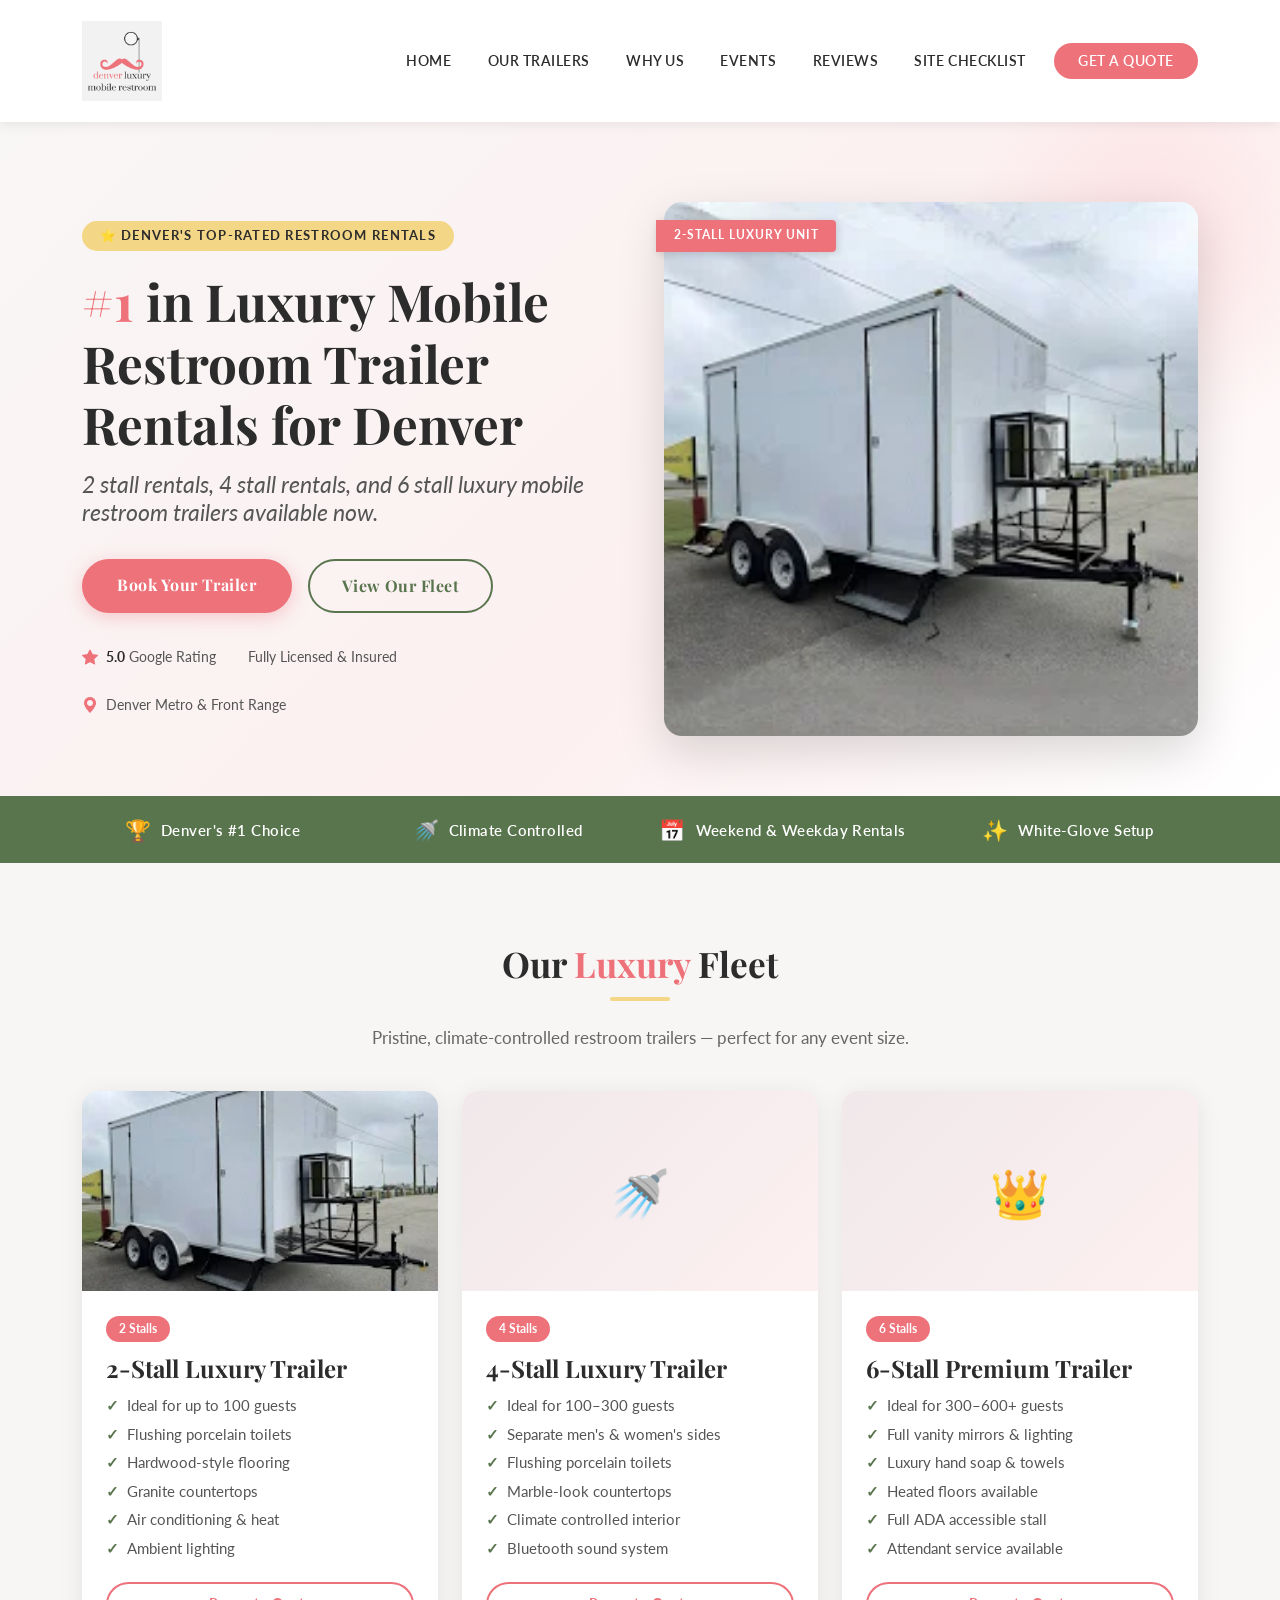
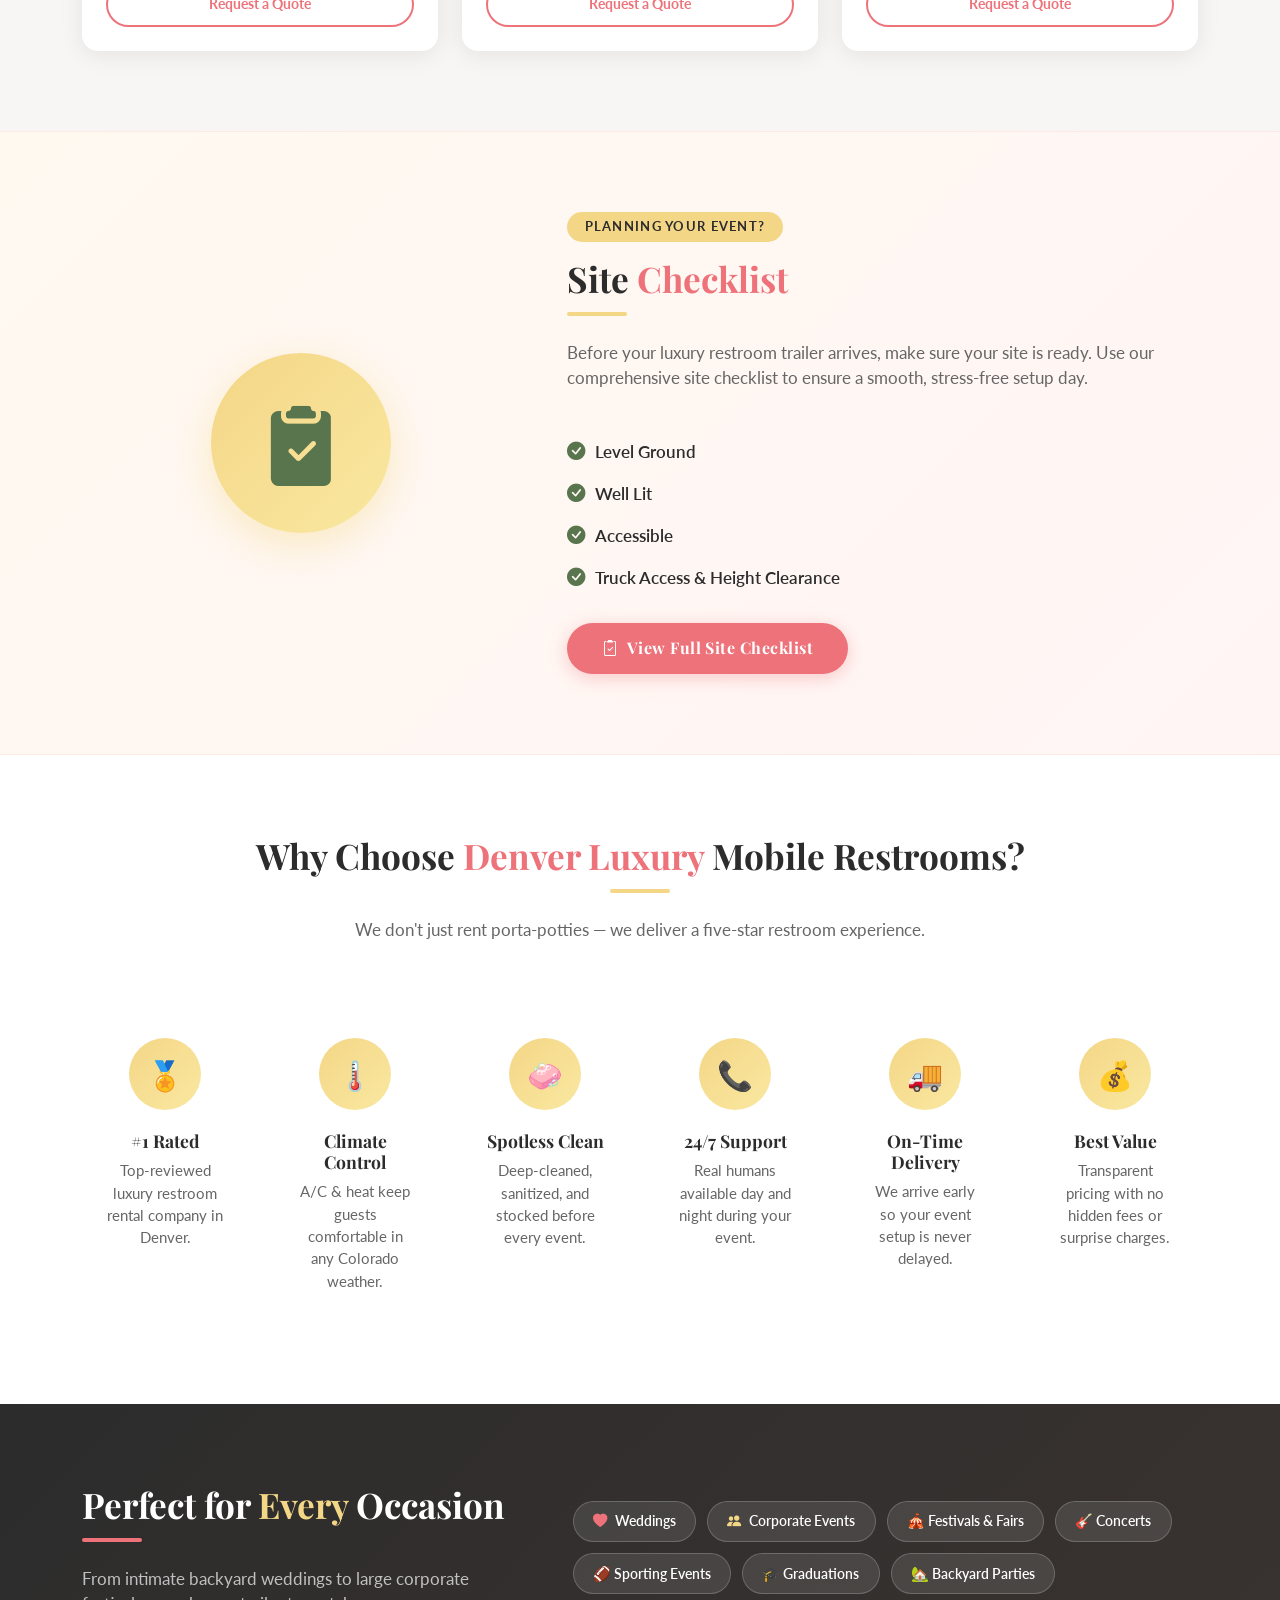
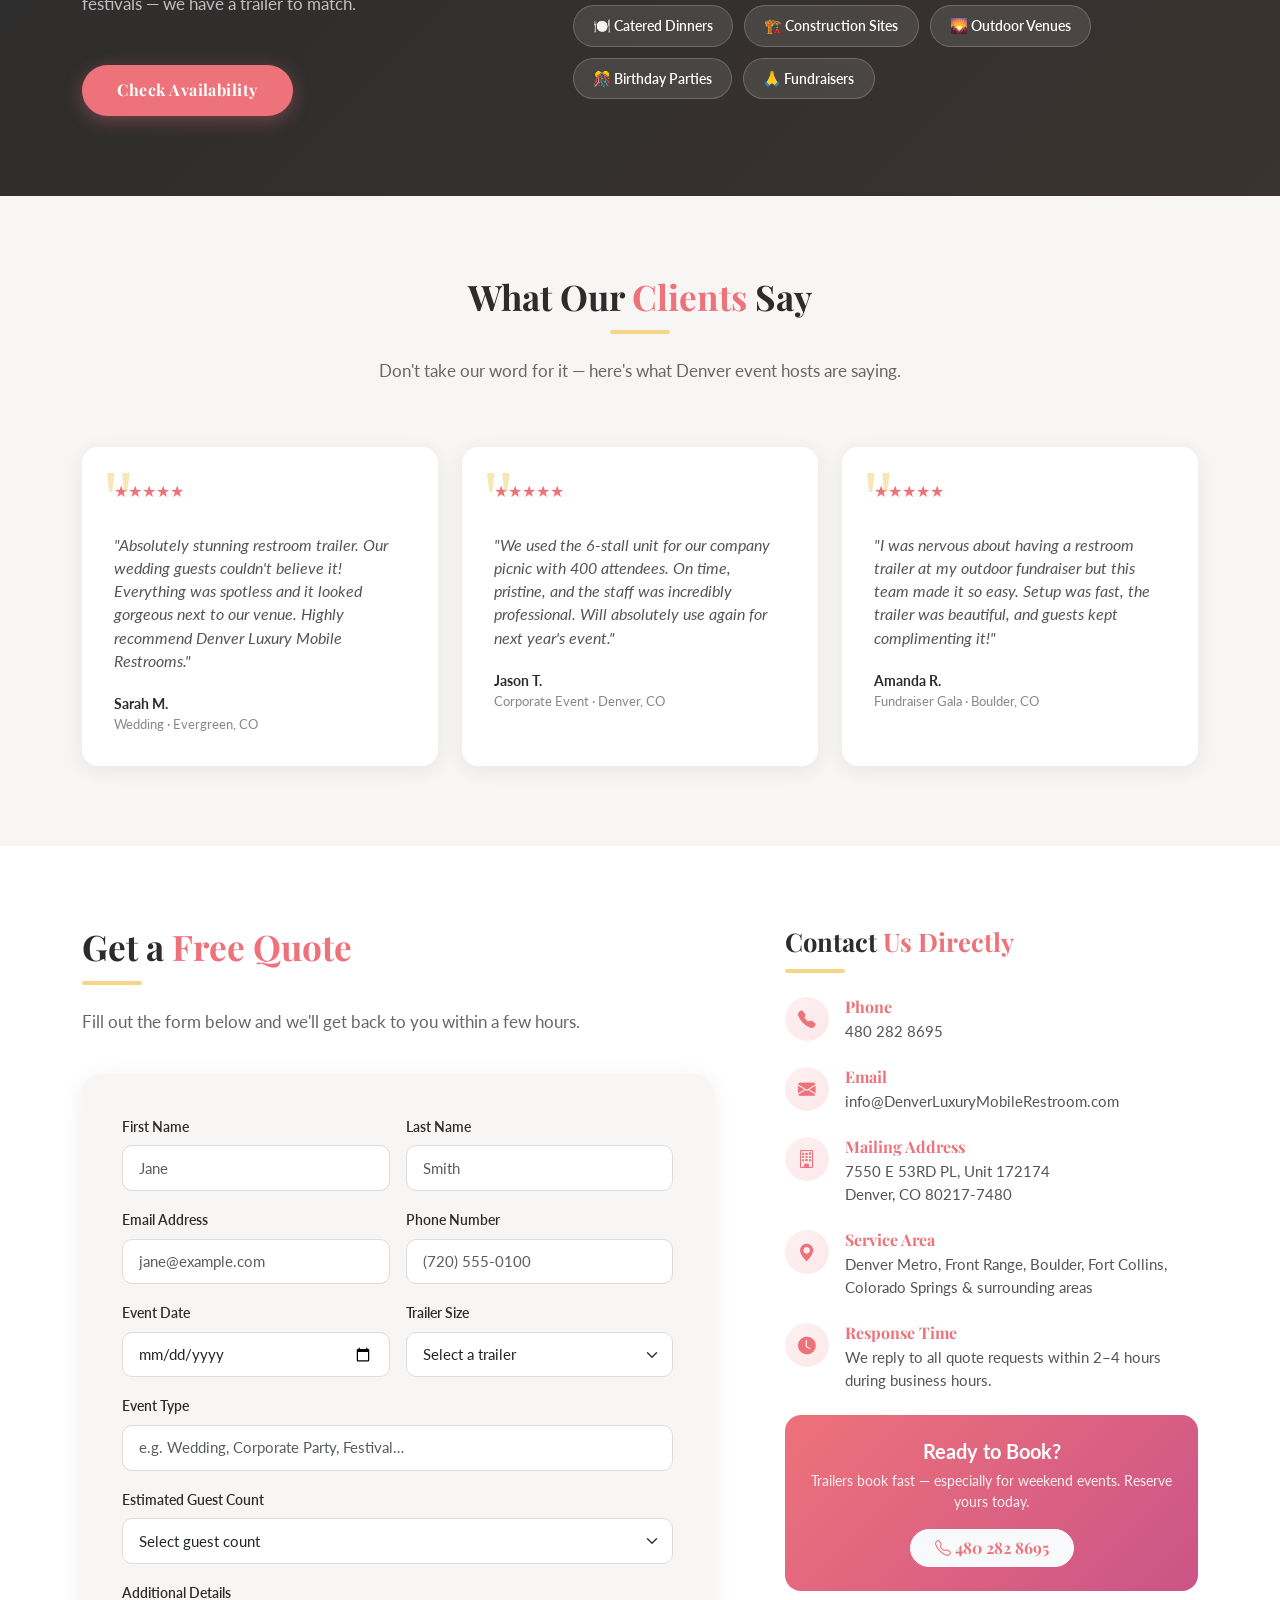
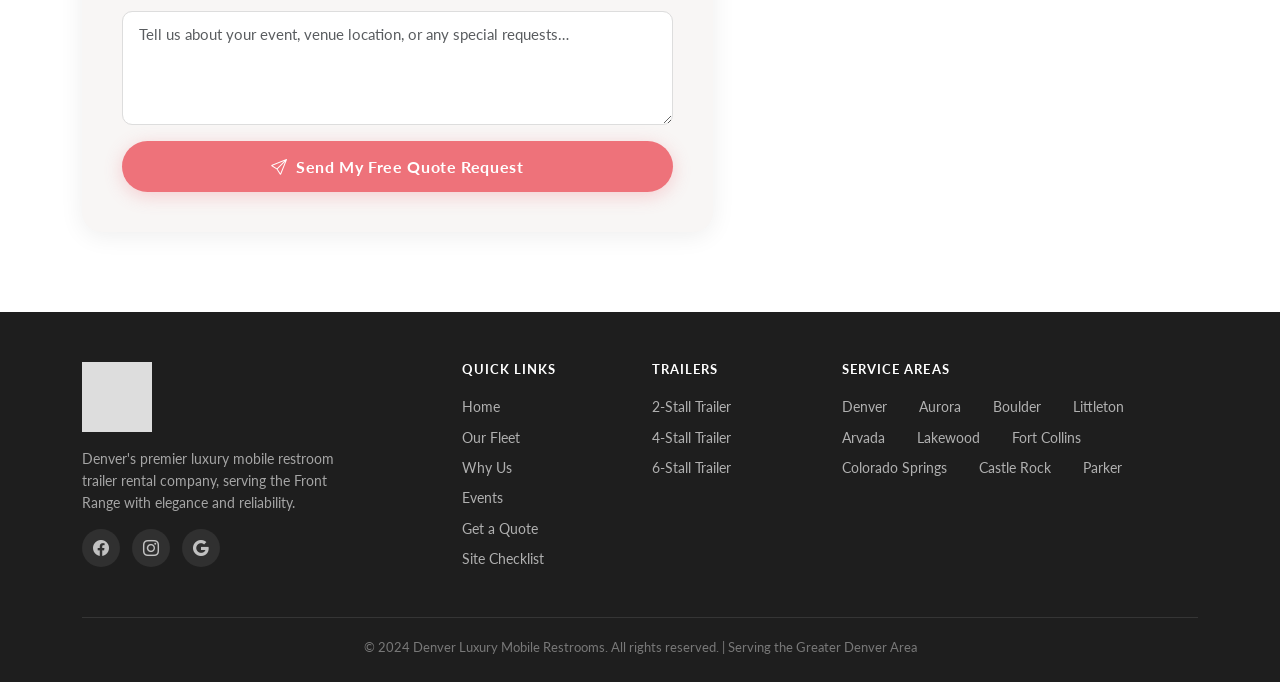
<file: index.html>
<!DOCTYPE html>
<html lang="en">
<head>
  <meta charset="UTF-8" />
  <meta name="viewport" content="width=device-width, initial-scale=1.0" />
  <title>Denver Luxury Mobile Restrooms | #1 Luxury Restroom Trailer Rentals</title>
  <meta name="description" content="Denver's #1 luxury mobile restroom trailer rental company. 2-stall, 4-stall, and 6-stall luxury restroom trailers available for weddings, events, and more." />

  <!-- Google Fonts -->
  <link rel="preconnect" href="https://fonts.googleapis.com" />
  <link rel="preconnect" href="https://fonts.gstatic.com" crossorigin />
  <link href="https://fonts.googleapis.com/css2?family=Playfair+Display:ital,wght@0,400;0,700;1,400&family=Lato:wght@400;600;700&display=swap" rel="stylesheet" />

  <!-- Bootstrap 5 -->
  <link href="https://cdn.jsdelivr.net/npm/bootstrap@5.3.3/dist/css/bootstrap.min.css" rel="stylesheet" />

  <!-- Bootstrap Icons -->
  <link href="https://cdn.jsdelivr.net/npm/bootstrap-icons@1.11.3/font/bootstrap-icons.min.css" rel="stylesheet" />

  <!-- Custom Styles -->
  <link href="css/style.css" rel="stylesheet" />
</head>
<body>

  <!-- ════════════════════════════════════════════════════
       NAVBAR
  ════════════════════════════════════════════════════ -->
  <nav class="navbar navbar-expand-lg sticky-top">
    <div class="container">
      <a class="navbar-brand" href="index.html">
        <img src="images/DenverMobileRestroomLogo (1).png" alt="Denver Luxury Mobile Restrooms Logo" />
      </a>

      <button class="navbar-toggler border-0" type="button"
              data-bs-toggle="collapse" data-bs-target="#mainNav"
              aria-controls="mainNav" aria-expanded="false" aria-label="Toggle navigation">
        <span class="navbar-toggler-icon"></span>
      </button>

      <div class="collapse navbar-collapse" id="mainNav">
        <ul class="navbar-nav ms-auto align-items-lg-center gap-lg-1">
          <li class="nav-item"><a class="nav-link active" href="#home">Home</a></li>
          <li class="nav-item"><a class="nav-link" href="#fleet">Our Trailers</a></li>
          <li class="nav-item"><a class="nav-link" href="#why-us">Why Us</a></li>
          <li class="nav-item"><a class="nav-link" href="#events">Events</a></li>
          <li class="nav-item"><a class="nav-link" href="#testimonials">Reviews</a></li>
          <li class="nav-item"><a class="nav-link" href="mobile_restroom_site_checklist.html">Site Checklist</a></li>
          <li class="nav-item ms-lg-2">
            <a class="nav-link btn-book" href="#contact">Get a Quote</a>
          </li>
        </ul>
      </div>
    </div>
  </nav>

  <!-- ════════════════════════════════════════════════════
       HERO
  ════════════════════════════════════════════════════ -->
  <section class="hero" id="home">
    <div class="container">
      <div class="row align-items-center g-5">

        <!-- Copy -->
        <div class="col-lg-6">
          <span class="hero-badge">⭐ Denver's Top-Rated Restroom Rentals</span>

          <h1><span>#1</span> in Luxury Mobile Restroom Trailer Rentals for Denver</h1>

          <h2>2 stall rentals, 4 stall rentals, and 6 stall luxury mobile restroom trailers available now.</h2>

          <div class="hero-cta d-flex flex-wrap gap-3">
            <a href="#contact" class="btn btn-primary-custom">Book Your Trailer</a>
            <a href="#fleet" class="btn btn-outline-custom">View Our Fleet</a>
          </div>

          <div class="d-flex flex-wrap gap-4 mt-4 pt-2">
            <div class="d-flex align-items-center gap-2">
              <i class="bi bi-star-fill text-primary-custom"></i>
              <span style="font-family:'Lato',sans-serif;font-size:.9rem;color:#555;"><strong style="color:#2c2c2c;">5.0</strong> Google Rating</span>
            </div>
            <div class="d-flex align-items-center gap-2">
              <i class="bi bi-shield-check-fill" style="color:var(--green);"></i>
              <span style="font-family:'Lato',sans-serif;font-size:.9rem;color:#555;">Fully Licensed &amp; Insured</span>
            </div>
            <div class="d-flex align-items-center gap-2">
              <i class="bi bi-geo-alt-fill text-primary-custom"></i>
              <span style="font-family:'Lato',sans-serif;font-size:.9rem;color:#555;">Denver Metro &amp; Front Range</span>
            </div>
          </div>
        </div>

        <!-- Hero Image -->
        <div class="col-lg-6">
          <div class="trailer-img-wrap">
            <span class="ribbon">2-Stall Luxury Unit</span>
            <img src="images/2stall.png"
                 alt="2-Stall Luxury Mobile Restroom Trailer"
                 class="img-fluid" />
          </div>
        </div>

      </div>
    </div>
  </section>

  <!-- ════════════════════════════════════════════════════
       TRUST BAR
  ════════════════════════════════════════════════════ -->
  <div class="trust-bar">
    <div class="container">
      <div class="row text-center gy-2">
        <div class="col-6 col-md-3">
          <div class="trust-item justify-content-center">
            <span class="trust-icon">🏆</span>
            <span>Denver's #1 Choice</span>
          </div>
        </div>
        <div class="col-6 col-md-3">
          <div class="trust-item justify-content-center">
            <span class="trust-icon">🚿</span>
            <span>Climate Controlled</span>
          </div>
        </div>
        <div class="col-6 col-md-3">
          <div class="trust-item justify-content-center">
            <span class="trust-icon">📅</span>
            <span>Weekend &amp; Weekday Rentals</span>
          </div>
        </div>
        <div class="col-6 col-md-3">
          <div class="trust-item justify-content-center">
            <span class="trust-icon">✨</span>
            <span>White-Glove Setup</span>
          </div>
        </div>
      </div>
    </div>
  </div>

  <!-- ════════════════════════════════════════════════════
       FLEET
  ════════════════════════════════════════════════════ -->
  <section class="fleet-section" id="fleet">
    <div class="container">
      <div class="text-center">
        <h2 class="section-title">Our <span>Luxury</span> Fleet</h2>
        <div class="section-divider mx-auto"></div>
        <p class="section-subtitle">Pristine, climate-controlled restroom trailers — perfect for any event size.</p>
      </div>

      <div class="row g-4">

        <!-- 2-Stall -->
        <div class="col-md-4">
          <div class="fleet-card">
            <div class="fleet-card-img" style="background:linear-gradient(135deg,#fdf0f1,#fce8ea);">
              <img src="images/2stall.png" alt="2-Stall Luxury Restroom Trailer"
                   style="width:100%;height:200px;object-fit:cover;" />
            </div>
            <div class="fleet-card-body">
              <span class="stall-badge">2 Stalls</span>
              <h4>2-Stall Luxury Trailer</h4>
              <ul>
                <li>Ideal for up to 100 guests</li>
                <li>Flushing porcelain toilets</li>
                <li>Hardwood-style flooring</li>
                <li>Granite countertops</li>
                <li>Air conditioning &amp; heat</li>
                <li>Ambient lighting</li>
              </ul>
              <a href="#contact" class="btn-fleet">Request a Quote</a>
            </div>
          </div>
        </div>

        <!-- 4-Stall -->
        <div class="col-md-4">
          <div class="fleet-card">
            <div class="fleet-card-img" style="font-size:3rem;">
              🚿
            </div>
            <div class="fleet-card-body">
              <span class="stall-badge">4 Stalls</span>
              <h4>4-Stall Luxury Trailer</h4>
              <ul>
                <li>Ideal for 100–300 guests</li>
                <li>Separate men's &amp; women's sides</li>
                <li>Flushing porcelain toilets</li>
                <li>Marble-look countertops</li>
                <li>Climate controlled interior</li>
                <li>Bluetooth sound system</li>
              </ul>
              <a href="#contact" class="btn-fleet">Request a Quote</a>
            </div>
          </div>
        </div>

        <!-- 6-Stall -->
        <div class="col-md-4">
          <div class="fleet-card">
            <div class="fleet-card-img" style="font-size:3rem;">
              👑
            </div>
            <div class="fleet-card-body">
              <span class="stall-badge">6 Stalls</span>
              <h4>6-Stall Premium Trailer</h4>
              <ul>
                <li>Ideal for 300–600+ guests</li>
                <li>Full vanity mirrors &amp; lighting</li>
                <li>Luxury hand soap &amp; towels</li>
                <li>Heated floors available</li>
                <li>Full ADA accessible stall</li>
                <li>Attendant service available</li>
              </ul>
              <a href="#contact" class="btn-fleet">Request a Quote</a>
            </div>
          </div>
        </div>

      </div>
    </div>
  </section>

  <!-- ════════════════════════════════════════════════════
       SITE CHECKLIST
  ════════════════════════════════════════════════════ -->
  <section class="checklist-promo-section" id="site-checklist">
    <div class="container">
      <div class="row align-items-center g-5">
        <div class="col-lg-5 text-center">
          <div class="clipboard-graphic">
            <i class="bi bi-clipboard2-check-fill"></i>
          </div>
        </div>
        <div class="col-lg-7">
          <span class="hero-badge" style="margin-bottom:1rem;">Planning Your Event?</span>
          <h2 class="section-title">Site <span>Checklist</span></h2>
          <div class="section-divider" style="margin-left:0;"></div>
          <p class="section-subtitle" style="text-align:left;">
            Before your luxury restroom trailer arrives, make sure your site is ready. Use our
            comprehensive site checklist to ensure a smooth, stress-free setup day.
          </p>
          <ul class="checklist-preview-list">
            <li><i class="bi bi-check-circle-fill"></i> Level Ground</li>
            <li><i class="bi bi-check-circle-fill"></i> Well Lit</li>
            <li><i class="bi bi-check-circle-fill"></i> Accessible</li>
            <li><i class="bi bi-check-circle-fill"></i> Truck Access &amp; Height Clearance</li>
          </ul>
          <a href="mobile_restroom_site_checklist.html" class="btn btn-primary-custom mt-3">
            <i class="bi bi-clipboard2-check me-2"></i>View Full Site Checklist
          </a>
        </div>
      </div>
    </div>
  </section>

  <!-- ════════════════════════════════════════════════════
       WHY US
  ════════════════════════════════════════════════════ -->
  <section class="why-section" id="why-us">
    <div class="container">
      <div class="text-center">
        <h2 class="section-title">Why Choose <span>Denver Luxury</span> Mobile Restrooms?</h2>
        <div class="section-divider mx-auto"></div>
        <p class="section-subtitle">We don't just rent porta-potties — we deliver a five-star restroom experience.</p>
      </div>

      <div class="row g-4 mt-2">
        <div class="col-6 col-md-4 col-lg-2">
          <div class="why-card">
            <div class="why-icon">🏅</div>
            <h5>#1 Rated</h5>
            <p>Top-reviewed luxury restroom rental company in Denver.</p>
          </div>
        </div>
        <div class="col-6 col-md-4 col-lg-2">
          <div class="why-card">
            <div class="why-icon">🌡️</div>
            <h5>Climate Control</h5>
            <p>A/C &amp; heat keep guests comfortable in any Colorado weather.</p>
          </div>
        </div>
        <div class="col-6 col-md-4 col-lg-2">
          <div class="why-card">
            <div class="why-icon">🧼</div>
            <h5>Spotless Clean</h5>
            <p>Deep-cleaned, sanitized, and stocked before every event.</p>
          </div>
        </div>
        <div class="col-6 col-md-4 col-lg-2">
          <div class="why-card">
            <div class="why-icon">📞</div>
            <h5>24/7 Support</h5>
            <p>Real humans available day and night during your event.</p>
          </div>
        </div>
        <div class="col-6 col-md-4 col-lg-2">
          <div class="why-card">
            <div class="why-icon">🚚</div>
            <h5>On-Time Delivery</h5>
            <p>We arrive early so your event setup is never delayed.</p>
          </div>
        </div>
        <div class="col-6 col-md-4 col-lg-2">
          <div class="why-card">
            <div class="why-icon">💰</div>
            <h5>Best Value</h5>
            <p>Transparent pricing with no hidden fees or surprise charges.</p>
          </div>
        </div>
      </div>
    </div>
  </section>

  <!-- ════════════════════════════════════════════════════
       EVENTS
  ════════════════════════════════════════════════════ -->
  <section class="events-section" id="events">
    <div class="container">
      <div class="row align-items-center g-5">
        <div class="col-lg-5">
          <h2 class="section-title">Perfect for <span style="color:var(--secondary);">Every</span> Occasion</h2>
          <div class="section-divider" style="background:var(--primary);margin-left:0;"></div>
          <p class="section-subtitle">From intimate backyard weddings to large corporate festivals — we have a trailer to match.</p>
          <a href="#contact" class="btn btn-primary-custom mt-2">Check Availability</a>
        </div>
        <div class="col-lg-7">
          <div class="d-flex flex-wrap justify-content-center justify-content-lg-start">
            <span class="event-chip"><i class="bi bi-heart-fill" style="color:var(--primary);"></i> Weddings</span>
            <span class="event-chip"><i class="bi bi-people-fill" style="color:var(--secondary);"></i> Corporate Events</span>
            <span class="event-chip">🎪 Festivals &amp; Fairs</span>
            <span class="event-chip">🎸 Concerts</span>
            <span class="event-chip">🏈 Sporting Events</span>
            <span class="event-chip">🎓 Graduations</span>
            <span class="event-chip">🏡 Backyard Parties</span>
            <span class="event-chip">🍽️ Catered Dinners</span>
            <span class="event-chip">🏗️ Construction Sites</span>
            <span class="event-chip">🌄 Outdoor Venues</span>
            <span class="event-chip">🎊 Birthday Parties</span>
            <span class="event-chip">🙏 Fundraisers</span>
          </div>
        </div>
      </div>
    </div>
  </section>

  <!-- ════════════════════════════════════════════════════
       TESTIMONIALS
  ════════════════════════════════════════════════════ -->
  <section class="testimonials-section" id="testimonials">
    <div class="container">
      <div class="text-center">
        <h2 class="section-title">What Our <span>Clients</span> Say</h2>
        <div class="section-divider mx-auto"></div>
        <p class="section-subtitle">Don't take our word for it — here's what Denver event hosts are saying.</p>
      </div>

      <div class="row g-4 mt-2">
        <div class="col-md-4">
          <div class="testi-card">
            <div class="testi-stars">★★★★★</div>
            <p>"Absolutely stunning restroom trailer. Our wedding guests couldn't believe it! Everything was spotless and it looked gorgeous next to our venue. Highly recommend Denver Luxury Mobile Restrooms."</p>
            <div class="testi-name">Sarah M.</div>
            <div class="testi-event">Wedding · Evergreen, CO</div>
          </div>
        </div>
        <div class="col-md-4">
          <div class="testi-card">
            <div class="testi-stars">★★★★★</div>
            <p>"We used the 6-stall unit for our company picnic with 400 attendees. On time, pristine, and the staff was incredibly professional. Will absolutely use again for next year's event."</p>
            <div class="testi-name">Jason T.</div>
            <div class="testi-event">Corporate Event · Denver, CO</div>
          </div>
        </div>
        <div class="col-md-4">
          <div class="testi-card">
            <div class="testi-stars">★★★★★</div>
            <p>"I was nervous about having a restroom trailer at my outdoor fundraiser but this team made it so easy. Setup was fast, the trailer was beautiful, and guests kept complimenting it!"</p>
            <div class="testi-name">Amanda R.</div>
            <div class="testi-event">Fundraiser Gala · Boulder, CO</div>
          </div>
        </div>
      </div>
    </div>
  </section>

  <!-- ════════════════════════════════════════════════════
       CONTACT / BOOKING
  ════════════════════════════════════════════════════ -->
  <section class="contact-section" id="contact">
    <div class="container">
      <div class="row g-5 align-items-start">

        <!-- Form -->
        <div class="col-lg-7">
          <h2 class="section-title mb-1">Get a <span>Free Quote</span></h2>
          <div class="section-divider" style="margin-left:0;"></div>
          <p class="section-subtitle" style="text-align:left;">Fill out the form below and we'll get back to you within a few hours.</p>

          <div class="contact-form-wrap">
            <form>
              <div class="row g-3">
                <div class="col-md-6">
                  <label class="form-label" for="fname">First Name</label>
                  <input type="text" id="fname" class="form-control" placeholder="Jane" required />
                </div>
                <div class="col-md-6">
                  <label class="form-label" for="lname">Last Name</label>
                  <input type="text" id="lname" class="form-control" placeholder="Smith" required />
                </div>
                <div class="col-md-6">
                  <label class="form-label" for="email">Email Address</label>
                  <input type="email" id="email" class="form-control" placeholder="jane@example.com" required />
                </div>
                <div class="col-md-6">
                  <label class="form-label" for="phone">Phone Number</label>
                  <input type="tel" id="phone" class="form-control" placeholder="(720) 555-0100" />
                </div>
                <div class="col-md-6">
                  <label class="form-label" for="event-date">Event Date</label>
                  <input type="date" id="event-date" class="form-control" required />
                </div>
                <div class="col-md-6">
                  <label class="form-label" for="trailer">Trailer Size</label>
                  <select id="trailer" class="form-select" required>
                    <option value="" disabled selected>Select a trailer</option>
                    <option value="2stall">2-Stall Luxury Trailer</option>
                    <option value="4stall">4-Stall Luxury Trailer</option>
                    <option value="6stall">6-Stall Premium Trailer</option>
                    <option value="unsure">Not Sure — Help Me Choose</option>
                  </select>
                </div>
                <div class="col-12">
                  <label class="form-label" for="event-type">Event Type</label>
                  <input type="text" id="event-type" class="form-control" placeholder="e.g. Wedding, Corporate Party, Festival…" />
                </div>
                <div class="col-12">
                  <label class="form-label" for="guests">Estimated Guest Count</label>
                  <select id="guests" class="form-select">
                    <option value="" disabled selected>Select guest count</option>
                    <option>Under 50</option>
                    <option>50–100</option>
                    <option>100–200</option>
                    <option>200–400</option>
                    <option>400+</option>
                  </select>
                </div>
                <div class="col-12">
                  <label class="form-label" for="message">Additional Details</label>
                  <textarea id="message" class="form-control" rows="4"
                    placeholder="Tell us about your event, venue location, or any special requests…"></textarea>
                </div>
                <div class="col-12">
                  <button type="submit" class="btn btn-submit w-100">
                    <i class="bi bi-send me-2"></i>Send My Free Quote Request
                  </button>
                </div>
              </div>
            </form>
          </div>
        </div>

        <!-- Contact Info -->
        <div class="col-lg-5">
          <div class="ps-lg-4">
            <h3 class="section-title mb-1" style="font-size:1.6rem;">Contact <span>Us Directly</span></h3>
            <div class="section-divider" style="margin-left:0;"></div>

            <div class="d-flex flex-column gap-4 mt-4">
              <div class="contact-info-block d-flex gap-3 align-items-start">
                <div style="width:44px;height:44px;background:linear-gradient(135deg,#fdf0f1,#fce8ea);border-radius:50%;display:flex;align-items:center;justify-content:center;flex-shrink:0;">
                  <i class="bi bi-telephone-fill" style="color:var(--primary);font-size:1.1rem;"></i>
                </div>
                <div>
                  <h5>Phone</h5>
                  <p><a href="tel:4802828695" style="color:#555;text-decoration:none;">480 282 8695</a></p>
                </div>
              </div>

              <div class="contact-info-block d-flex gap-3 align-items-start">
                <div style="width:44px;height:44px;background:linear-gradient(135deg,#fdf0f1,#fce8ea);border-radius:50%;display:flex;align-items:center;justify-content:center;flex-shrink:0;">
                  <i class="bi bi-envelope-fill" style="color:var(--primary);font-size:1.1rem;"></i>
                </div>
                <div>
                  <h5>Email</h5>
                  <p><a href="mailto:info@DenverLuxuryMobileRestroom.com" style="color:#555;text-decoration:none;">info@DenverLuxuryMobileRestroom.com</a></p>
                </div>
              </div>

              <div class="contact-info-block d-flex gap-3 align-items-start">
                <div style="width:44px;height:44px;background:linear-gradient(135deg,#fdf0f1,#fce8ea);border-radius:50%;display:flex;align-items:center;justify-content:center;flex-shrink:0;">
                  <i class="bi bi-building" style="color:var(--primary);font-size:1.1rem;"></i>
                </div>
                <div>
                  <h5>Mailing Address</h5>
                  <p>7550 E 53RD PL, Unit 172174<br>Denver, CO 80217-7480</p>
                </div>
              </div>

              <div class="contact-info-block d-flex gap-3 align-items-start">
                <div style="width:44px;height:44px;background:linear-gradient(135deg,#fdf0f1,#fce8ea);border-radius:50%;display:flex;align-items:center;justify-content:center;flex-shrink:0;">
                  <i class="bi bi-geo-alt-fill" style="color:var(--primary);font-size:1.1rem;"></i>
                </div>
                <div>
                  <h5>Service Area</h5>
                  <p>Denver Metro, Front Range, Boulder, Fort Collins, Colorado Springs &amp; surrounding areas</p>
                </div>
              </div>

              <div class="contact-info-block d-flex gap-3 align-items-start">
                <div style="width:44px;height:44px;background:linear-gradient(135deg,#fdf0f1,#fce8ea);border-radius:50%;display:flex;align-items:center;justify-content:center;flex-shrink:0;">
                  <i class="bi bi-clock-fill" style="color:var(--primary);font-size:1.1rem;"></i>
                </div>
                <div>
                  <h5>Response Time</h5>
                  <p>We reply to all quote requests within 2–4 hours during business hours.</p>
                </div>
              </div>
            </div>

            <!-- Mini CTA card -->
            <div class="mt-4 p-4 rounded-4 text-white text-center"
                 style="background:linear-gradient(135deg,var(--primary) 0%,var(--accent) 100%);">
              <h5 style="font-family:'Lato',sans-serif;font-weight:700;margin-bottom:.4rem;">Ready to Book?</h5>
              <p style="font-family:'Lato',sans-serif;font-size:.9rem;opacity:.9;margin-bottom:1rem;">
                Trailers book fast — especially for weekend events. Reserve yours today.
              </p>
              <a href="tel:4802828695" class="btn btn-light fw-bold rounded-pill px-4"
                 style="color:var(--primary);">
                <i class="bi bi-telephone me-1"></i>480 282 8695
              </a>
            </div>
          </div>
        </div>

      </div>
    </div>
  </section>

  <!-- ════════════════════════════════════════════════════
       FOOTER
  ════════════════════════════════════════════════════ -->
  <footer>
    <div class="container">
      <div class="row g-4">

        <!-- Brand -->
        <div class="col-lg-4">
          <div class="footer-logo mb-3">
            <img src="images/DenverMobileRestroomLogo (1).png" alt="Denver Luxury Mobile Restrooms" />
          </div>
          <p style="font-family:'Lato',sans-serif;font-size:.9rem;color:rgba(255,255,255,.6);max-width:280px;">
            Denver's premier luxury mobile restroom trailer rental company, serving the Front Range with elegance and reliability.
          </p>
          <div class="social-links mt-3">
            <a href="#" aria-label="Facebook"><i class="bi bi-facebook"></i></a>
            <a href="#" aria-label="Instagram"><i class="bi bi-instagram"></i></a>
            <a href="#" aria-label="Google"><i class="bi bi-google"></i></a>
          </div>
        </div>

        <!-- Quick Links -->
        <div class="col-6 col-lg-2">
          <h6>Quick Links</h6>
          <ul>
            <li><a href="#home">Home</a></li>
            <li><a href="#fleet">Our Fleet</a></li>
            <li><a href="#why-us">Why Us</a></li>
            <li><a href="#events">Events</a></li>
            <li><a href="#contact">Get a Quote</a></li>
            <li><a href="mobile_restroom_site_checklist.html">Site Checklist</a></li>
          </ul>
        </div>

        <!-- Trailers -->
        <div class="col-6 col-lg-2">
          <h6>Trailers</h6>
          <ul>
            <li><a href="#fleet">2-Stall Trailer</a></li>
            <li><a href="#fleet">4-Stall Trailer</a></li>
            <li><a href="#fleet">6-Stall Trailer</a></li>
          </ul>
        </div>

        <!-- Service Areas -->
        <div class="col-lg-4">
          <h6>Service Areas</h6>
          <ul class="d-flex flex-wrap gap-x-3" style="column-gap:2rem;">
            <li><a href="#">Denver</a></li>
            <li><a href="#">Aurora</a></li>
            <li><a href="#">Boulder</a></li>
            <li><a href="#">Littleton</a></li>
            <li><a href="#">Arvada</a></li>
            <li><a href="#">Lakewood</a></li>
            <li><a href="#">Fort Collins</a></li>
            <li><a href="#">Colorado Springs</a></li>
            <li><a href="#">Castle Rock</a></li>
            <li><a href="#">Parker</a></li>
          </ul>
        </div>

      </div>

      <div class="footer-bottom">
        <p class="mb-0">&copy; 2024 Denver Luxury Mobile Restrooms. All rights reserved. | Serving the Greater Denver Area</p>
      </div>
    </div>
  </footer>

  <!-- Bootstrap JS -->
  <script src="https://cdn.jsdelivr.net/npm/bootstrap@5.3.3/dist/js/bootstrap.bundle.min.js"></script>

  <script>
    // Smooth scroll for nav links
    document.querySelectorAll('a[href^="#"]').forEach(anchor => {
      anchor.addEventListener('click', function (e) {
        const target = document.querySelector(this.getAttribute('href'));
        if (target) {
          e.preventDefault();
          const navH = document.querySelector('.navbar').offsetHeight;
          window.scrollTo({ top: target.offsetTop - navH - 10, behavior: 'smooth' });
        }
      });
    });

    // Active nav highlight on scroll
    const sections = document.querySelectorAll('section[id]');
    const navLinks = document.querySelectorAll('.nav-link');
    window.addEventListener('scroll', () => {
      let current = '';
      sections.forEach(s => {
        if (window.scrollY >= s.offsetTop - 100) current = s.getAttribute('id');
      });
      navLinks.forEach(link => {
        link.classList.remove('active');
        if (link.getAttribute('href') === '#' + current) link.classList.add('active');
      });
    });
  </script>

</body>
</html>
</file>
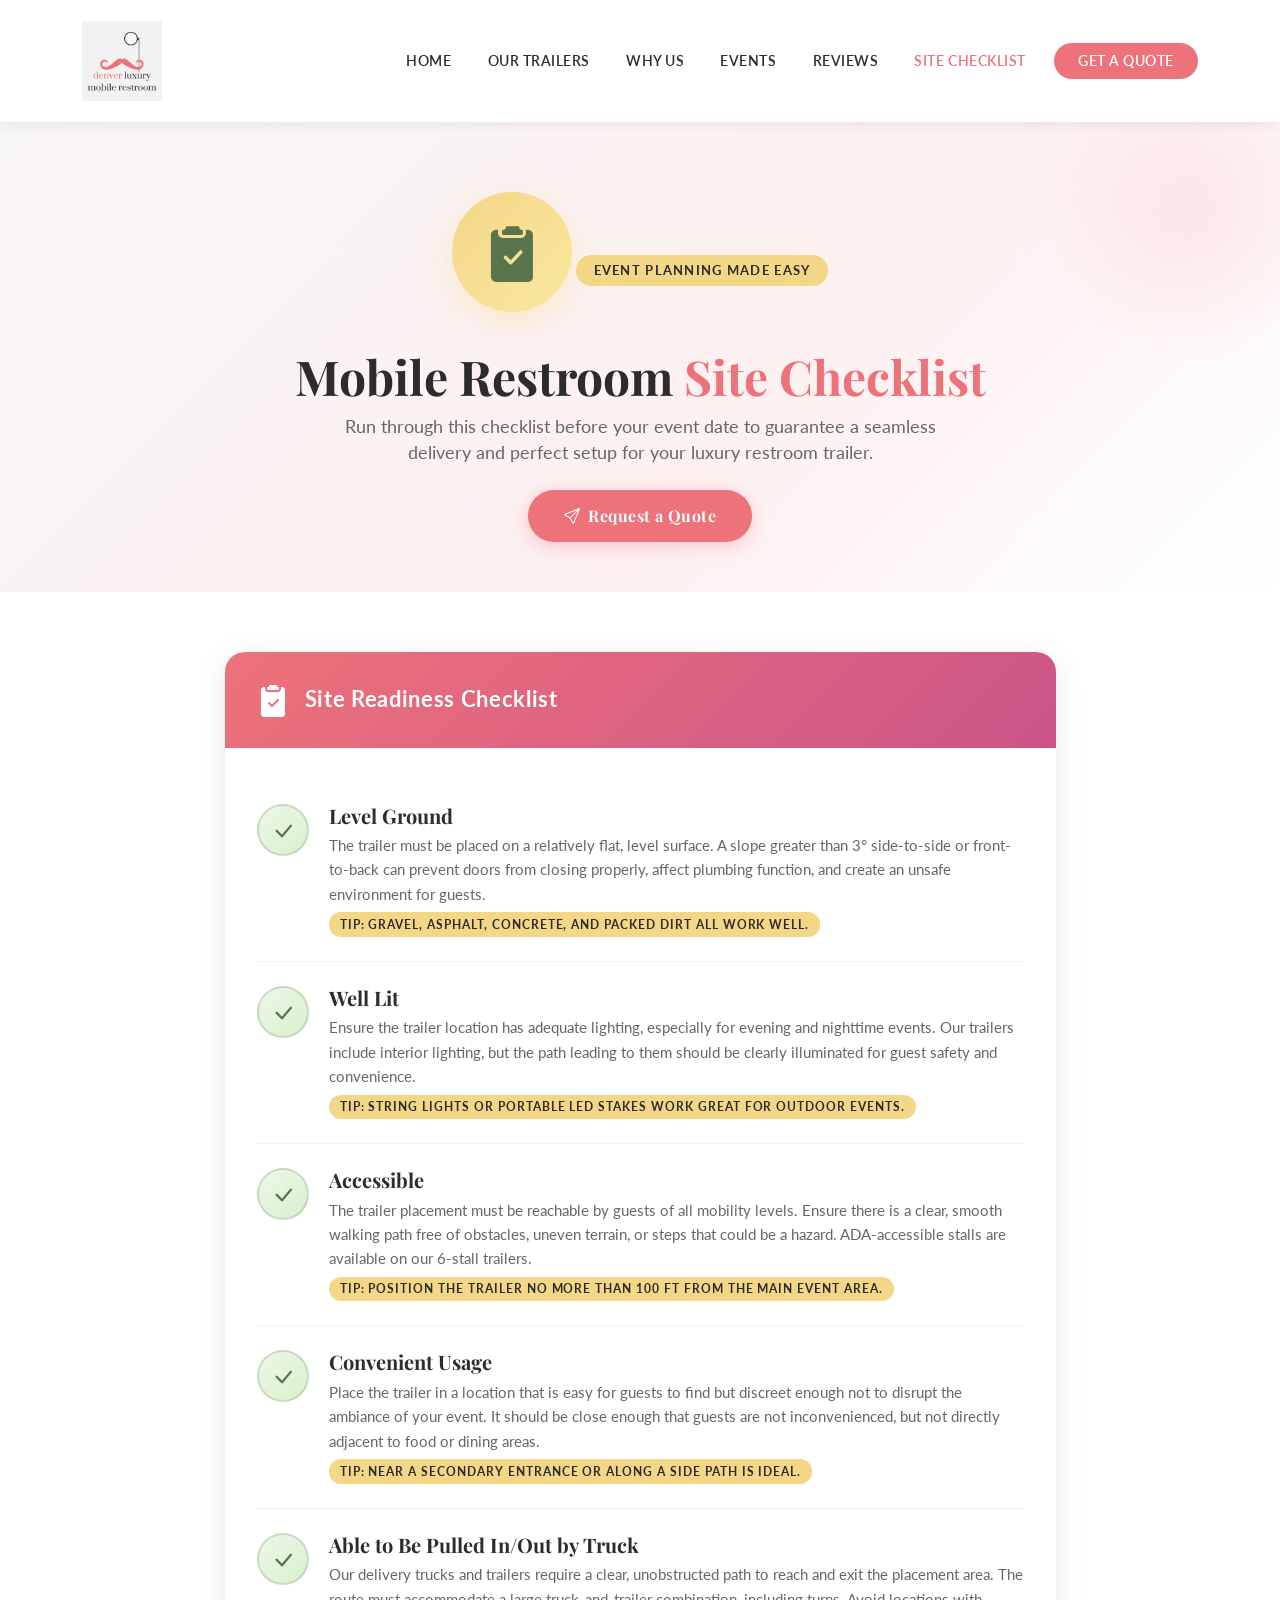
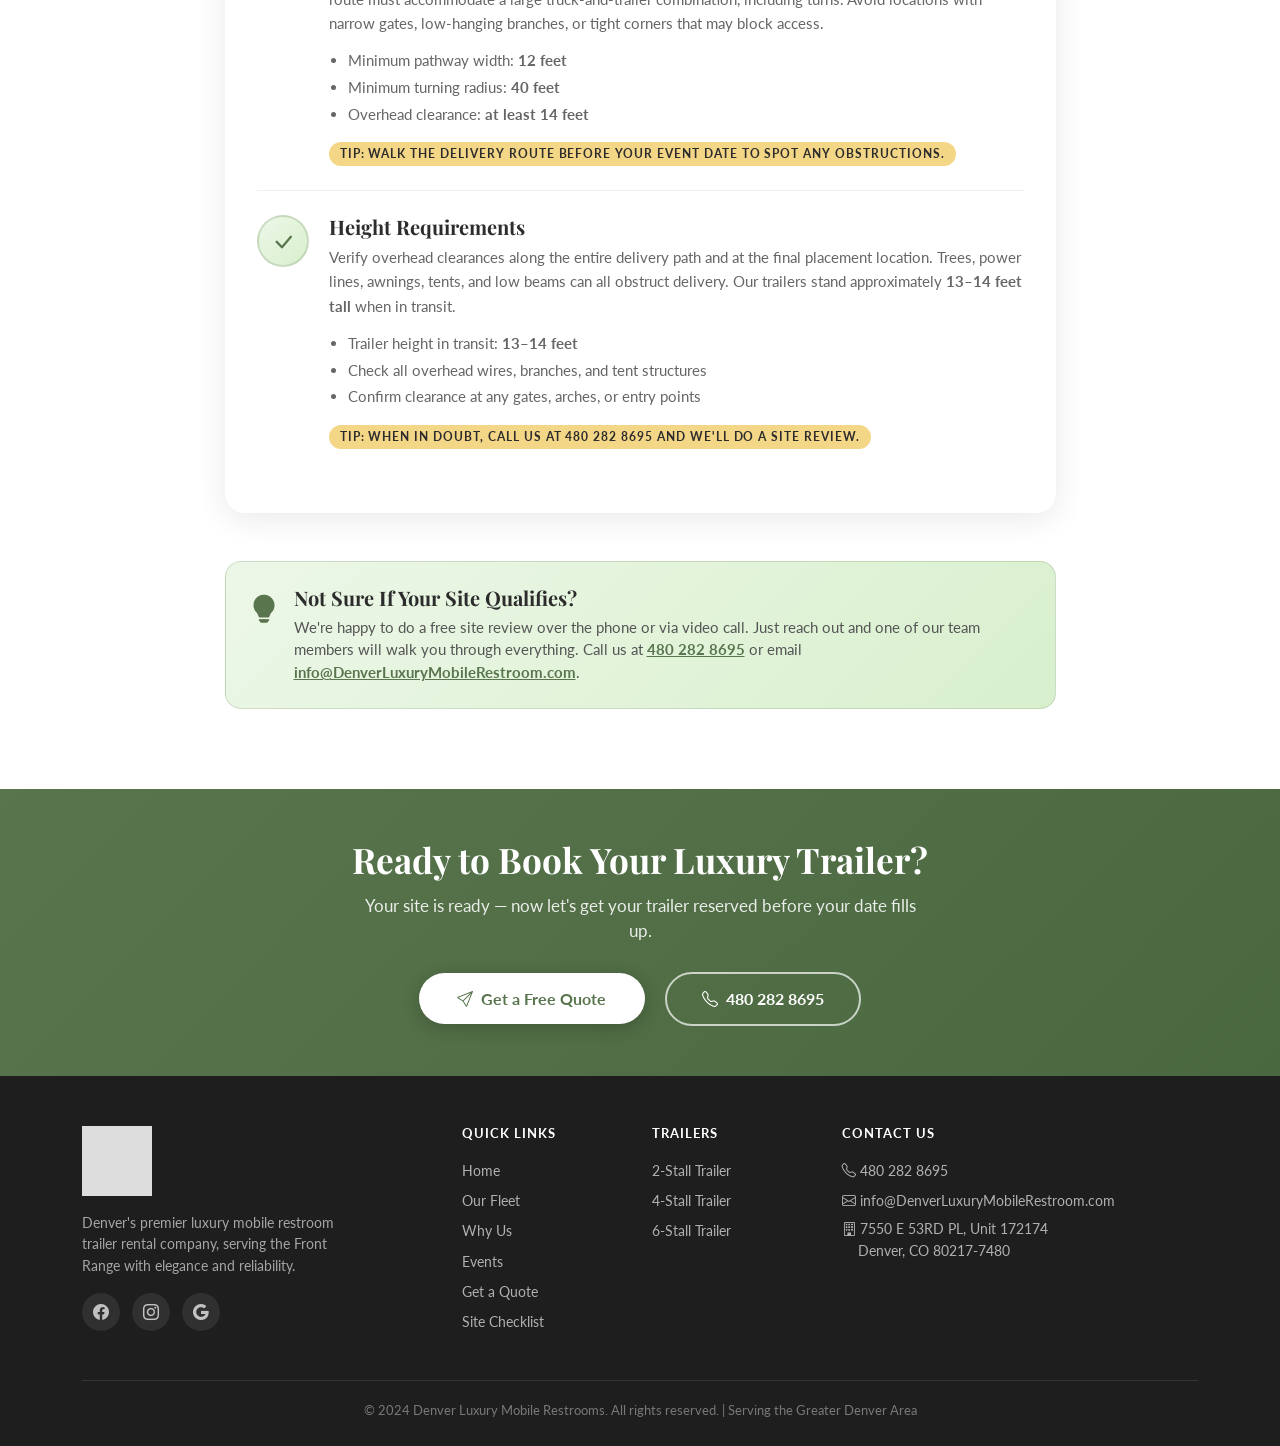
<file: mobile_restroom_site_checklist.html>
<!DOCTYPE html>
<html lang="en">
<head>
  <meta charset="UTF-8" />
  <meta name="viewport" content="width=device-width, initial-scale=1.0" />
  <title>Site Checklist | Denver Luxury Mobile Restroom</title>
  <meta name="description" content="Use our mobile restroom trailer site checklist to ensure your event site is ready for a smooth, stress-free delivery and setup." />

  <!-- Google Fonts -->
  <link rel="preconnect" href="https://fonts.googleapis.com" />
  <link rel="preconnect" href="https://fonts.gstatic.com" crossorigin />
  <link href="https://fonts.googleapis.com/css2?family=Playfair+Display:ital,wght@0,400;0,700;1,400&family=Lato:wght@400;600;700&display=swap" rel="stylesheet" />

  <!-- Bootstrap 5 -->
  <link href="https://cdn.jsdelivr.net/npm/bootstrap@5.3.3/dist/css/bootstrap.min.css" rel="stylesheet" />

  <!-- Bootstrap Icons -->
  <link href="https://cdn.jsdelivr.net/npm/bootstrap-icons@1.11.3/font/bootstrap-icons.min.css" rel="stylesheet" />

  <!-- Custom Styles -->
  <link href="css/style.css" rel="stylesheet" />

  <style>
    /* ── Checklist page-specific styles ────────────────── */
    .checklist-hero {
      background: linear-gradient(135deg, var(--light) 0%, #fdf0f1 60%, #fff 100%);
      padding: 70px 0 50px;
      text-align: center;
      position: relative;
      overflow: hidden;
    }

    .checklist-hero::before {
      content: '';
      position: absolute;
      top: -60px; right: -60px;
      width: 300px; height: 300px;
      border-radius: 50%;
      background: radial-gradient(circle, rgba(238,114,122,.12) 0%, transparent 70%);
      pointer-events: none;
    }

    .checklist-hero .clipboard-hero-icon {
      width: 120px;
      height: 120px;
      background: linear-gradient(135deg, var(--secondary) 0%, #f9e8a0 100%);
      border-radius: 50%;
      display: inline-flex;
      align-items: center;
      justify-content: center;
      margin-bottom: 1.5rem;
      box-shadow: 0 10px 32px rgba(244,214,135,.4);
    }

    .checklist-hero .clipboard-hero-icon i {
      font-size: 3.5rem;
      color: var(--green);
    }

    .checklist-main {
      padding: 60px 0 80px;
      background: #fff;
    }

    .checklist-card {
      background: #fff;
      border-radius: 20px;
      box-shadow: 0 6px 32px rgba(0,0,0,.09);
      overflow: hidden;
    }

    .checklist-card-header {
      background: linear-gradient(135deg, var(--primary) 0%, var(--accent) 100%);
      padding: 1.5rem 2rem;
      display: flex;
      align-items: center;
      gap: 1rem;
    }

    .checklist-card-header i {
      font-size: 2rem;
      color: #fff;
    }

    .checklist-card-header h2 {
      color: #fff;
      font-size: 1.4rem;
      margin: 0;
      font-family: 'Lato', sans-serif;
      font-weight: 700;
      letter-spacing: .03em;
    }

    .checklist-card-body {
      padding: 2rem 2rem 2.5rem;
    }

    .checklist-item {
      display: flex;
      align-items: flex-start;
      gap: 1.25rem;
      padding: 1.5rem 0;
      border-bottom: 1px solid rgba(0,0,0,.06);
    }

    .checklist-item:last-child {
      border-bottom: none;
    }

    .checklist-check-icon {
      width: 52px;
      height: 52px;
      background: linear-gradient(135deg, #edf7e8 0%, #d8f0cd 100%);
      border-radius: 50%;
      display: flex;
      align-items: center;
      justify-content: center;
      flex-shrink: 0;
      border: 2px solid rgba(89,117,77,.2);
    }

    .checklist-check-icon i {
      font-size: 1.5rem;
      color: var(--green);
    }

    .checklist-item-content h3 {
      font-size: 1.25rem;
      font-weight: 700;
      color: var(--dark);
      margin-bottom: .35rem;
    }

    .checklist-item-content p {
      font-family: 'Lato', sans-serif;
      color: #666;
      font-size: .95rem;
      margin: 0;
      line-height: 1.6;
    }

    .tip-badge {
      display: inline-block;
      background: var(--secondary);
      color: var(--dark);
      font-family: 'Lato', sans-serif;
      font-weight: 700;
      font-size: .75rem;
      letter-spacing: .08em;
      text-transform: uppercase;
      padding: .2rem .7rem;
      border-radius: 12px;
      margin-top: .4rem;
    }

    .cta-strip {
      background: linear-gradient(135deg, var(--green) 0%, #4a6840 100%);
      padding: 50px 0;
      color: #fff;
      text-align: center;
    }

    .cta-strip h2 {
      font-size: clamp(1.6rem, 3vw, 2.2rem);
      font-weight: 700;
      margin-bottom: .75rem;
    }

    .cta-strip p {
      font-family: 'Lato', sans-serif;
      font-size: 1.05rem;
      opacity: .88;
      max-width: 560px;
      margin: 0 auto 1.75rem;
    }

    .btn-cta-white {
      background: #fff;
      color: var(--green);
      border: none;
      border-radius: 30px;
      padding: .85rem 2.4rem;
      font-family: 'Lato', sans-serif;
      font-weight: 700;
      font-size: 1rem;
      text-decoration: none;
      display: inline-block;
      transition: transform .2s, box-shadow .2s;
      box-shadow: 0 4px 18px rgba(0,0,0,.2);
    }

    .btn-cta-white:hover {
      color: var(--primary);
      transform: translateY(-2px);
      box-shadow: 0 8px 28px rgba(0,0,0,.25);
    }

    .btn-cta-outline {
      background: transparent;
      color: #fff;
      border: 2px solid rgba(255,255,255,.7);
      border-radius: 30px;
      padding: .82rem 2.2rem;
      font-family: 'Lato', sans-serif;
      font-weight: 700;
      font-size: 1rem;
      text-decoration: none;
      display: inline-block;
      transition: background .2s, border-color .2s, transform .2s;
      margin-left: 1rem;
    }

    .btn-cta-outline:hover {
      background: rgba(255,255,255,.15);
      border-color: #fff;
      color: #fff;
      transform: translateY(-2px);
    }

    @media (max-width: 576px) {
      .checklist-card-body { padding: 1.25rem 1.25rem 1.75rem; }
      .checklist-card-header { padding: 1rem 1.25rem; }
      .btn-cta-outline { margin-left: 0; margin-top: .75rem; }
    }
  </style>
</head>
<body>

  <!-- ════════════════════════════════════════════════════
       NAVBAR
  ════════════════════════════════════════════════════ -->
  <nav class="navbar navbar-expand-lg sticky-top">
    <div class="container">
      <a class="navbar-brand" href="index.html">
        <img src="images/DenverMobileRestroomLogo (1).png" alt="Denver Luxury Mobile Restrooms Logo" />
      </a>

      <button class="navbar-toggler border-0" type="button"
              data-bs-toggle="collapse" data-bs-target="#mainNav"
              aria-controls="mainNav" aria-expanded="false" aria-label="Toggle navigation">
        <span class="navbar-toggler-icon"></span>
      </button>

      <div class="collapse navbar-collapse" id="mainNav">
        <ul class="navbar-nav ms-auto align-items-lg-center gap-lg-1">
          <li class="nav-item"><a class="nav-link" href="index.html#home">Home</a></li>
          <li class="nav-item"><a class="nav-link" href="index.html#fleet">Our Trailers</a></li>
          <li class="nav-item"><a class="nav-link" href="index.html#why-us">Why Us</a></li>
          <li class="nav-item"><a class="nav-link" href="index.html#events">Events</a></li>
          <li class="nav-item"><a class="nav-link" href="index.html#testimonials">Reviews</a></li>
          <li class="nav-item"><a class="nav-link active" href="mobile_restroom_site_checklist.html">Site Checklist</a></li>
          <li class="nav-item ms-lg-2">
            <a class="nav-link btn-book" href="index.html#contact">Get a Quote</a>
          </li>
        </ul>
      </div>
    </div>
  </nav>

  <!-- ════════════════════════════════════════════════════
       HERO
  ════════════════════════════════════════════════════ -->
  <section class="checklist-hero">
    <div class="container">
      <div class="clipboard-hero-icon">
        <i class="bi bi-clipboard2-check-fill"></i>
      </div>
      <span class="hero-badge">Event Planning Made Easy</span>
      <h1 style="font-size:clamp(2rem,4vw,3rem);font-weight:700;margin:.75rem 0 .5rem;">
        Mobile Restroom <span style="color:var(--primary);">Site Checklist</span>
      </h1>
      <p style="font-family:'Lato',sans-serif;font-size:1.1rem;color:#666;max-width:600px;margin:0 auto 1.5rem;">
        Run through this checklist before your event date to guarantee a seamless delivery
        and perfect setup for your luxury restroom trailer.
      </p>
      <a href="index.html#contact" class="btn btn-primary-custom">
        <i class="bi bi-send me-2"></i>Request a Quote
      </a>
    </div>
  </section>

  <!-- ════════════════════════════════════════════════════
       CHECKLIST
  ════════════════════════════════════════════════════ -->
  <section class="checklist-main">
    <div class="container">
      <div class="row justify-content-center">
        <div class="col-lg-9">

          <div class="checklist-card">
            <div class="checklist-card-header">
              <i class="bi bi-clipboard2-check-fill"></i>
              <h2>Site Readiness Checklist</h2>
            </div>
            <div class="checklist-card-body">

              <!-- Item 1: Level Ground -->
              <div class="checklist-item">
                <div class="checklist-check-icon">
                  <i class="bi bi-check-lg"></i>
                </div>
                <div class="checklist-item-content">
                  <h3>Level Ground</h3>
                  <p>
                    The trailer must be placed on a relatively flat, level surface. A slope greater
                    than 3&deg; side-to-side or front-to-back can prevent doors from closing properly,
                    affect plumbing function, and create an unsafe environment for guests.
                  </p>
                  <span class="tip-badge">Tip: Gravel, asphalt, concrete, and packed dirt all work well.</span>
                </div>
              </div>

              <!-- Item 2: Well Lit -->
              <div class="checklist-item">
                <div class="checklist-check-icon">
                  <i class="bi bi-check-lg"></i>
                </div>
                <div class="checklist-item-content">
                  <h3>Well Lit</h3>
                  <p>
                    Ensure the trailer location has adequate lighting, especially for evening and
                    nighttime events. Our trailers include interior lighting, but the path leading
                    to them should be clearly illuminated for guest safety and convenience.
                  </p>
                  <span class="tip-badge">Tip: String lights or portable LED stakes work great for outdoor events.</span>
                </div>
              </div>

              <!-- Item 3: Accessible -->
              <div class="checklist-item">
                <div class="checklist-check-icon">
                  <i class="bi bi-check-lg"></i>
                </div>
                <div class="checklist-item-content">
                  <h3>Accessible</h3>
                  <p>
                    The trailer placement must be reachable by guests of all mobility levels.
                    Ensure there is a clear, smooth walking path free of obstacles, uneven terrain,
                    or steps that could be a hazard. ADA-accessible stalls are available on our
                    6-stall trailers.
                  </p>
                  <span class="tip-badge">Tip: Position the trailer no more than 100 ft from the main event area.</span>
                </div>
              </div>

              <!-- Item 4: Convenient Usage -->
              <div class="checklist-item">
                <div class="checklist-check-icon">
                  <i class="bi bi-check-lg"></i>
                </div>
                <div class="checklist-item-content">
                  <h3>Convenient Usage</h3>
                  <p>
                    Place the trailer in a location that is easy for guests to find but discreet
                    enough not to disrupt the ambiance of your event. It should be close enough
                    that guests are not inconvenienced, but not directly adjacent to food or
                    dining areas.
                  </p>
                  <span class="tip-badge">Tip: Near a secondary entrance or along a side path is ideal.</span>
                </div>
              </div>

              <!-- Item 5: Truck Access -->
              <div class="checklist-item">
                <div class="checklist-check-icon">
                  <i class="bi bi-check-lg"></i>
                </div>
                <div class="checklist-item-content">
                  <h3>Able to Be Pulled In/Out by Truck</h3>
                  <p>
                    Our delivery trucks and trailers require a clear, unobstructed path to reach
                    and exit the placement area. The route must accommodate a large truck-and-trailer
                    combination, including turns. Avoid locations with narrow gates, low-hanging
                    branches, or tight corners that may block access.
                  </p>
                  <ul style="font-family:'Lato',sans-serif;font-size:.93rem;color:#666;padding-left:1.2rem;margin:.75rem 0 .5rem;line-height:1.8;">
                    <li>Minimum pathway width: <strong>12 feet</strong></li>
                    <li>Minimum turning radius: <strong>40 feet</strong></li>
                    <li>Overhead clearance: <strong>at least 14 feet</strong></li>
                  </ul>
                  <span class="tip-badge">Tip: Walk the delivery route before your event date to spot any obstructions.</span>
                </div>
              </div>

              <!-- Item 6: Height Requirements -->
              <div class="checklist-item">
                <div class="checklist-check-icon">
                  <i class="bi bi-check-lg"></i>
                </div>
                <div class="checklist-item-content">
                  <h3>Height Requirements</h3>
                  <p>
                    Verify overhead clearances along the entire delivery path and at the final
                    placement location. Trees, power lines, awnings, tents, and low beams can
                    all obstruct delivery. Our trailers stand approximately <strong>13&ndash;14 feet tall</strong>
                    when in transit.
                  </p>
                  <ul style="font-family:'Lato',sans-serif;font-size:.93rem;color:#666;padding-left:1.2rem;margin:.75rem 0 .5rem;line-height:1.8;">
                    <li>Trailer height in transit: <strong>13&ndash;14 feet</strong></li>
                    <li>Check all overhead wires, branches, and tent structures</li>
                    <li>Confirm clearance at any gates, arches, or entry points</li>
                  </ul>
                  <span class="tip-badge">Tip: When in doubt, call us at 480 282 8695 and we'll do a site review.</span>
                </div>
              </div>

            </div>
          </div>

          <!-- Questions callout -->
          <div class="mt-5 p-4 rounded-4 d-flex align-items-start gap-3"
               style="background:linear-gradient(135deg,#edf7e8,#d8f0cd);border:1px solid rgba(89,117,77,.2);">
            <i class="bi bi-lightbulb-fill" style="font-size:1.75rem;color:var(--green);flex-shrink:0;margin-top:.1rem;"></i>
            <div>
              <h5 style="font-weight:700;color:var(--dark);margin-bottom:.35rem;">Not Sure If Your Site Qualifies?</h5>
              <p style="font-family:'Lato',sans-serif;font-size:.95rem;color:#555;margin:0;">
                We're happy to do a free site review over the phone or via video call. Just reach out
                and one of our team members will walk you through everything.
                Call us at <a href="tel:4802828695" style="color:var(--green);font-weight:700;">480 282 8695</a> or
                email <a href="mailto:info@DenverLuxuryMobileRestroom.com" style="color:var(--green);font-weight:700;">info@DenverLuxuryMobileRestroom.com</a>.
              </p>
            </div>
          </div>

        </div>
      </div>
    </div>
  </section>

  <!-- ════════════════════════════════════════════════════
       CTA STRIP
  ════════════════════════════════════════════════════ -->
  <section class="cta-strip">
    <div class="container">
      <h2>Ready to Book Your Luxury Trailer?</h2>
      <p>Your site is ready — now let's get your trailer reserved before your date fills up.</p>
      <div>
        <a href="index.html#contact" class="btn-cta-white">
          <i class="bi bi-send me-2"></i>Get a Free Quote
        </a>
        <a href="tel:4802828695" class="btn-cta-outline">
          <i class="bi bi-telephone me-2"></i>480 282 8695
        </a>
      </div>
    </div>
  </section>

  <!-- ════════════════════════════════════════════════════
       FOOTER
  ════════════════════════════════════════════════════ -->
  <footer>
    <div class="container">
      <div class="row g-4">

        <!-- Brand -->
        <div class="col-lg-4">
          <div class="footer-logo mb-3">
            <img src="images/DenverMobileRestroomLogo (1).png" alt="Denver Luxury Mobile Restrooms" />
          </div>
          <p style="font-family:'Lato',sans-serif;font-size:.9rem;color:rgba(255,255,255,.6);max-width:280px;">
            Denver's premier luxury mobile restroom trailer rental company, serving the Front Range with elegance and reliability.
          </p>
          <div class="social-links mt-3">
            <a href="#" aria-label="Facebook"><i class="bi bi-facebook"></i></a>
            <a href="#" aria-label="Instagram"><i class="bi bi-instagram"></i></a>
            <a href="#" aria-label="Google"><i class="bi bi-google"></i></a>
          </div>
        </div>

        <!-- Quick Links -->
        <div class="col-6 col-lg-2">
          <h6>Quick Links</h6>
          <ul>
            <li><a href="index.html#home">Home</a></li>
            <li><a href="index.html#fleet">Our Fleet</a></li>
            <li><a href="index.html#why-us">Why Us</a></li>
            <li><a href="index.html#events">Events</a></li>
            <li><a href="index.html#contact">Get a Quote</a></li>
            <li><a href="mobile_restroom_site_checklist.html">Site Checklist</a></li>
          </ul>
        </div>

        <!-- Trailers -->
        <div class="col-6 col-lg-2">
          <h6>Trailers</h6>
          <ul>
            <li><a href="index.html#fleet">2-Stall Trailer</a></li>
            <li><a href="index.html#fleet">4-Stall Trailer</a></li>
            <li><a href="index.html#fleet">6-Stall Trailer</a></li>
          </ul>
        </div>

        <!-- Contact -->
        <div class="col-lg-4">
          <h6>Contact Us</h6>
          <ul>
            <li><a href="tel:4802828695"><i class="bi bi-telephone me-1"></i>480 282 8695</a></li>
            <li><a href="mailto:info@DenverLuxuryMobileRestroom.com"><i class="bi bi-envelope me-1"></i>info@DenverLuxuryMobileRestroom.com</a></li>
            <li style="color:rgba(255,255,255,.65);font-family:'Lato',sans-serif;font-size:.9rem;margin-bottom:.4rem;">
              <i class="bi bi-building me-1"></i>7550 E 53RD PL, Unit 172174<br>
              &nbsp;&nbsp;&nbsp;&nbsp;Denver, CO 80217-7480
            </li>
          </ul>
        </div>

      </div>

      <div class="footer-bottom">
        <p class="mb-0">&copy; 2024 Denver Luxury Mobile Restrooms. All rights reserved. | Serving the Greater Denver Area</p>
      </div>
    </div>
  </footer>

  <!-- Bootstrap JS -->
  <script src="https://cdn.jsdelivr.net/npm/bootstrap@5.3.3/dist/js/bootstrap.bundle.min.js"></script>

</body>
</html>
</file>
<file: css/style.css>
:root {
  --primary:   #EE727A;
  --secondary: #F4D687;
  --green:     #59754D;
  --accent:    #CB5488;
  --dark:      #2c2c2c;
  --light:     #f8f6f5;
}

/* ── Global ──────────────────────────────────────────── */
body {
  font-family: 'Playfair Display', Georgia, serif;
  color: var(--dark);
  background: #fff;
}

h1, h2, h3, h4, h5 {
  font-family: 'Playfair Display', Georgia, serif;
}

p, li, a, label, input, textarea, select, button, .nav-link {
  font-family: 'Lato', sans-serif;
}

/* ── Navbar ──────────────────────────────────────────── */
.navbar {
  background: #fff;
  box-shadow: 0 2px 12px rgba(0,0,0,.08);
  padding: 1rem 0;
}

.navbar-brand img {
  height: 80px;
  width: auto;
}

.nav-link {
  color: var(--dark) !important;
  font-weight: 600;
  letter-spacing: .04em;
  text-transform: uppercase;
  font-size: .85rem;
  padding: .5rem 1rem !important;
  transition: color .2s;
}

.nav-link:hover,
.nav-link.active {
  color: var(--primary) !important;
}

.btn-book {
  background: var(--primary);
  color: #fff !important;
  border-radius: 30px;
  padding: .5rem 1.5rem !important;
  transition: background .2s, transform .15s;
}

.btn-book:hover {
  background: var(--accent);
  transform: translateY(-1px);
}

/* ── Hero ────────────────────────────────────────────── */
.hero {
  background: linear-gradient(135deg, var(--light) 0%, #fdf0f1 60%, #fff 100%);
  padding: 80px 0 60px;
  position: relative;
  overflow: hidden;
}

.hero::before {
  content: '';
  position: absolute;
  top: -80px; right: -80px;
  width: 400px; height: 400px;
  border-radius: 50%;
  background: radial-gradient(circle, rgba(238,114,122,.12) 0%, transparent 70%);
  pointer-events: none;
}

.hero-badge {
  display: inline-block;
  background: var(--secondary);
  color: var(--dark);
  font-family: 'Lato', sans-serif;
  font-weight: 700;
  font-size: .8rem;
  letter-spacing: .1em;
  text-transform: uppercase;
  padding: .35rem 1.1rem;
  border-radius: 20px;
  margin-bottom: 1.25rem;
}

.hero h1 {
  font-size: clamp(2rem, 4.5vw, 3.2rem);
  font-weight: 700;
  line-height: 1.2;
  color: var(--dark);
  margin-bottom: 1rem;
}

.hero h1 span {
  color: var(--primary);
}

.hero h2 {
  font-size: clamp(1.1rem, 2.5vw, 1.45rem);
  font-weight: 400;
  font-style: italic;
  color: #555;
  margin-bottom: 2rem;
  font-family: 'Lato', sans-serif;
}

.btn-primary-custom,
.hero-cta .btn-primary-custom {
  background: var(--primary);
  color: #fff;
  border: none;
  border-radius: 30px;
  padding: .85rem 2.2rem;
  font-size: 1rem;
  font-weight: 700;
  letter-spacing: .03em;
  transition: background .2s, transform .15s, box-shadow .2s;
  box-shadow: 0 4px 18px rgba(238,114,122,.35);
}

.btn-primary-custom:hover,
.hero-cta .btn-primary-custom:hover {
  background: var(--accent);
  color: #fff;
  transform: translateY(-2px);
  box-shadow: 0 6px 24px rgba(203,84,136,.35);
}

.hero-cta .btn-outline-custom {
  background: transparent;
  color: var(--green);
  border: 2px solid var(--green);
  border-radius: 30px;
  padding: .82rem 2rem;
  font-size: 1rem;
  font-weight: 700;
  letter-spacing: .03em;
  transition: background .2s, color .2s, transform .15s;
}

.hero-cta .btn-outline-custom:hover {
  background: var(--green);
  color: #fff;
  transform: translateY(-2px);
}

/* ── Trailer image card ──────────────────────────────── */
.trailer-img-wrap {
  position: relative;
}

.trailer-img-wrap img {
  border-radius: 18px;
  box-shadow: 0 16px 48px rgba(0,0,0,.15);
  width: 100%;
  object-fit: cover;
}

.trailer-img-wrap .ribbon {
  position: absolute;
  top: 18px; left: -8px;
  background: var(--primary);
  color: #fff;
  font-family: 'Lato', sans-serif;
  font-weight: 700;
  font-size: .78rem;
  letter-spacing: .08em;
  text-transform: uppercase;
  padding: .4rem 1.1rem;
  border-radius: 0 4px 4px 0;
  box-shadow: 2px 2px 8px rgba(0,0,0,.15);
}

/* ── Trust bar ───────────────────────────────────────── */
.trust-bar {
  background: var(--green);
  color: #fff;
  padding: 18px 0;
}

.trust-bar .trust-item {
  display: flex;
  align-items: center;
  gap: .6rem;
  font-family: 'Lato', sans-serif;
  font-weight: 600;
  font-size: .92rem;
  letter-spacing: .03em;
}

.trust-bar .trust-icon {
  font-size: 1.3rem;
}

/* ── Section titles ──────────────────────────────────── */
.section-title {
  font-size: clamp(1.6rem, 3vw, 2.2rem);
  font-weight: 700;
  margin-bottom: .5rem;
}

.section-title span {
  color: var(--primary);
}

.section-subtitle {
  font-family: 'Lato', sans-serif;
  color: #666;
  font-size: 1.05rem;
  margin-bottom: 2.5rem;
}

.section-divider {
  width: 60px;
  height: 4px;
  background: var(--secondary);
  border-radius: 2px;
  margin: .75rem auto 1.5rem;
}

/* ── Fleet cards ─────────────────────────────────────── */
.fleet-section {
  background: var(--light);
  padding: 80px 0;
}

.fleet-card {
  background: #fff;
  border-radius: 16px;
  overflow: hidden;
  box-shadow: 0 4px 24px rgba(0,0,0,.08);
  transition: transform .25s, box-shadow .25s;
  height: 100%;
}

.fleet-card:hover {
  transform: translateY(-6px);
  box-shadow: 0 12px 36px rgba(0,0,0,.14);
}

.fleet-card-img {
  width: 100%;
  height: 200px;
  object-fit: cover;
  background: linear-gradient(135deg, #f0e8ea 0%, #fdf0f1 100%);
  display: flex;
  align-items: center;
  justify-content: center;
  font-size: 3.5rem;
}

.fleet-card-body {
  padding: 1.5rem;
}

.fleet-card-body h4 {
  color: var(--dark);
  font-weight: 700;
  margin-bottom: .5rem;
}

.fleet-card-body .stall-badge {
  display: inline-block;
  background: var(--primary);
  color: #fff;
  font-family: 'Lato', sans-serif;
  font-size: .78rem;
  font-weight: 700;
  padding: .25rem .8rem;
  border-radius: 20px;
  margin-bottom: .75rem;
}

.fleet-card-body ul {
  list-style: none;
  padding: 0;
  margin: 0 0 1.25rem;
}

.fleet-card-body ul li {
  font-family: 'Lato', sans-serif;
  font-size: .92rem;
  color: #555;
  padding: .2rem 0;
}

.fleet-card-body ul li::before {
  content: '✓';
  color: var(--green);
  font-weight: 700;
  margin-right: .5rem;
}

.btn-fleet {
  display: block;
  width: 100%;
  background: transparent;
  color: var(--primary);
  border: 2px solid var(--primary);
  border-radius: 25px;
  padding: .6rem 1rem;
  font-family: 'Lato', sans-serif;
  font-weight: 700;
  font-size: .9rem;
  text-align: center;
  text-decoration: none;
  transition: background .2s, color .2s;
}

.btn-fleet:hover {
  background: var(--primary);
  color: #fff;
}

/* ── Why Us ──────────────────────────────────────────── */
.why-section {
  padding: 80px 0;
  background: #fff;
}

.why-card {
  text-align: center;
  padding: 2rem 1.5rem;
  border-radius: 16px;
  transition: background .2s, box-shadow .2s;
}

.why-card:hover {
  background: var(--light);
  box-shadow: 0 4px 20px rgba(0,0,0,.07);
}

.why-icon {
  width: 72px; height: 72px;
  background: linear-gradient(135deg, var(--secondary) 0%, #f9e8a0 100%);
  border-radius: 50%;
  display: flex;
  align-items: center;
  justify-content: center;
  font-size: 1.8rem;
  margin: 0 auto 1.25rem;
}

.why-card h5 {
  font-size: 1.1rem;
  font-weight: 700;
  margin-bottom: .5rem;
}

.why-card p {
  font-family: 'Lato', sans-serif;
  font-size: .93rem;
  color: #666;
  margin: 0;
}

/* ── Events section ──────────────────────────────────── */
.events-section {
  background: linear-gradient(135deg, #2c2c2c 0%, #3a3330 100%);
  padding: 80px 0;
  color: #fff;
}

.events-section .section-title {
  color: #fff;
}

.events-section .section-subtitle {
  color: rgba(255,255,255,.7);
}

.event-chip {
  display: inline-flex;
  align-items: center;
  gap: .5rem;
  background: rgba(255,255,255,.1);
  border: 1px solid rgba(255,255,255,.2);
  color: #fff;
  border-radius: 30px;
  padding: .55rem 1.2rem;
  font-family: 'Lato', sans-serif;
  font-size: .9rem;
  font-weight: 600;
  margin: .35rem;
  transition: background .2s, border-color .2s;
}

.event-chip:hover {
  background: var(--primary);
  border-color: var(--primary);
}

/* ── Testimonials ────────────────────────────────────── */
.testimonials-section {
  background: var(--light);
  padding: 80px 0;
}

.testi-card {
  background: #fff;
  border-radius: 16px;
  padding: 2rem;
  box-shadow: 0 4px 20px rgba(0,0,0,.07);
  height: 100%;
  position: relative;
}

.testi-card::before {
  content: '"';
  position: absolute;
  top: 12px; left: 20px;
  font-size: 5rem;
  line-height: 1;
  color: var(--secondary);
  font-family: Georgia, serif;
  opacity: .6;
}

.testi-card p {
  font-family: 'Lato', sans-serif;
  font-style: italic;
  color: #555;
  font-size: .97rem;
  padding-top: 1.5rem;
  margin-bottom: 1.25rem;
}

.testi-stars {
  color: var(--primary);
  font-size: 1rem;
  margin-bottom: .4rem;
}

.testi-name {
  font-family: 'Lato', sans-serif;
  font-weight: 700;
  font-size: .9rem;
  color: var(--dark);
}

.testi-event {
  font-family: 'Lato', sans-serif;
  font-size: .82rem;
  color: #888;
}

/* ── Contact / Booking ───────────────────────────────── */
.contact-section {
  padding: 80px 0;
  background: #fff;
}

.contact-form-wrap {
  background: var(--light);
  border-radius: 20px;
  padding: 2.5rem;
  box-shadow: 0 4px 24px rgba(0,0,0,.07);
}

.contact-form-wrap .form-label {
  font-family: 'Lato', sans-serif;
  font-weight: 600;
  font-size: .9rem;
  color: var(--dark);
}

.contact-form-wrap .form-control,
.contact-form-wrap .form-select {
  border-radius: 10px;
  border: 1.5px solid #ddd;
  padding: .65rem 1rem;
  font-family: 'Lato', sans-serif;
  font-size: .95rem;
  transition: border-color .2s, box-shadow .2s;
}

.contact-form-wrap .form-control:focus,
.contact-form-wrap .form-select:focus {
  border-color: var(--primary);
  box-shadow: 0 0 0 3px rgba(238,114,122,.15);
  outline: none;
}

.btn-submit {
  background: var(--primary);
  color: #fff;
  border: none;
  border-radius: 30px;
  padding: .85rem 2.5rem;
  font-family: 'Lato', sans-serif;
  font-weight: 700;
  font-size: 1rem;
  letter-spacing: .04em;
  transition: background .2s, transform .15s, box-shadow .2s;
  box-shadow: 0 4px 18px rgba(238,114,122,.3);
}

.btn-submit:hover {
  background: var(--accent);
  transform: translateY(-2px);
  box-shadow: 0 6px 24px rgba(203,84,136,.35);
}

.contact-info-block h5 {
  font-weight: 700;
  color: var(--primary);
  margin-bottom: .25rem;
  font-size: 1rem;
}

.contact-info-block p {
  font-family: 'Lato', sans-serif;
  color: #555;
  font-size: .95rem;
  margin: 0;
}

/* ── Footer ──────────────────────────────────────────── */
footer {
  background: #1e1e1e;
  color: rgba(255,255,255,.75);
  padding: 50px 0 25px;
}

footer .footer-logo img {
  height: 70px;
  width: auto;
  filter: brightness(0) invert(1);
  opacity: .85;
}

footer h6 {
  color: #fff;
  font-family: 'Lato', sans-serif;
  font-weight: 700;
  text-transform: uppercase;
  letter-spacing: .08em;
  font-size: .82rem;
  margin-bottom: 1rem;
}

footer ul {
  list-style: none;
  padding: 0;
  margin: 0;
}

footer ul li {
  margin-bottom: .4rem;
}

footer ul li a {
  font-family: 'Lato', sans-serif;
  color: rgba(255,255,255,.65);
  font-size: .9rem;
  text-decoration: none;
  transition: color .2s;
}

footer ul li a:hover {
  color: var(--primary);
}

footer .footer-bottom {
  border-top: 1px solid rgba(255,255,255,.1);
  margin-top: 2.5rem;
  padding-top: 1.25rem;
  font-family: 'Lato', sans-serif;
  font-size: .82rem;
  color: rgba(255,255,255,.4);
  text-align: center;
}

footer .social-links a {
  display: inline-flex;
  align-items: center;
  justify-content: center;
  width: 38px; height: 38px;
  background: rgba(255,255,255,.08);
  border-radius: 50%;
  color: rgba(255,255,255,.7);
  font-size: 1rem;
  text-decoration: none;
  margin-right: .5rem;
  transition: background .2s, color .2s;
}

footer .social-links a:hover {
  background: var(--primary);
  color: #fff;
}

/* ── Site Checklist promo ────────────────────────────── */
.checklist-promo-section {
  background: linear-gradient(135deg, #fff9f0 0%, #fff5f5 100%);
  padding: 80px 0;
  border-top: 1px solid rgba(238,114,122,.1);
  border-bottom: 1px solid rgba(238,114,122,.1);
}

.clipboard-graphic {
  width: 180px;
  height: 180px;
  background: linear-gradient(135deg, var(--secondary) 0%, #f9e8a0 100%);
  border-radius: 50%;
  display: inline-flex;
  align-items: center;
  justify-content: center;
  box-shadow: 0 12px 40px rgba(244,214,135,.45);
}

.clipboard-graphic i {
  font-size: 5rem;
  color: var(--green);
}

.checklist-preview-list {
  list-style: none;
  padding: 0;
  margin: 0 0 .5rem;
}

.checklist-preview-list li {
  font-family: 'Lato', sans-serif;
  font-size: 1.05rem;
  font-weight: 600;
  color: var(--dark);
  padding: .45rem 0;
  display: flex;
  align-items: center;
  gap: .65rem;
}

.checklist-preview-list li i {
  color: var(--green);
  font-size: 1.15rem;
  flex-shrink: 0;
}

/* ── Utilities ───────────────────────────────────────── */
.text-primary-custom { color: var(--primary) !important; }
.bg-primary-custom   { background: var(--primary) !important; }
.bg-green            { background: var(--green) !important; }

@media (max-width: 767px) {
  .hero { padding: 50px 0 40px; }
  .trust-bar .trust-item { justify-content: center; }
}
</file>
